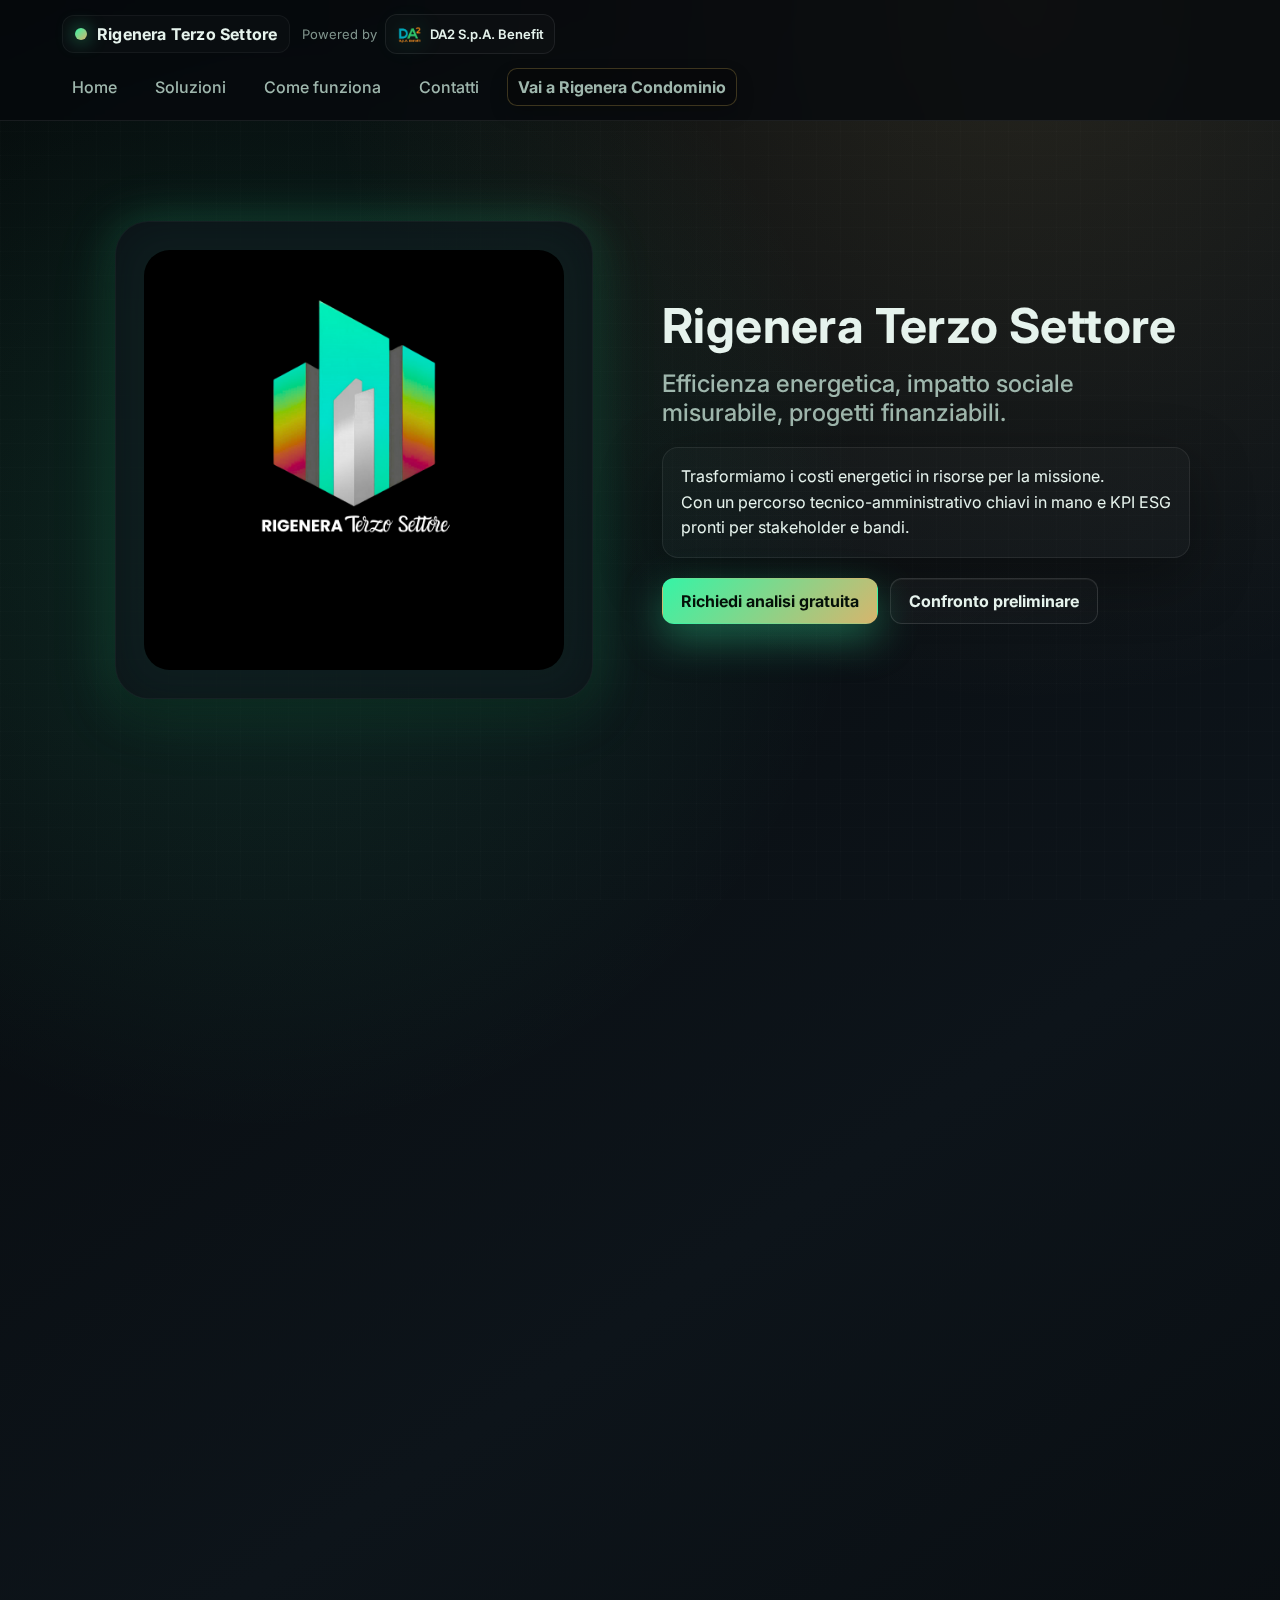
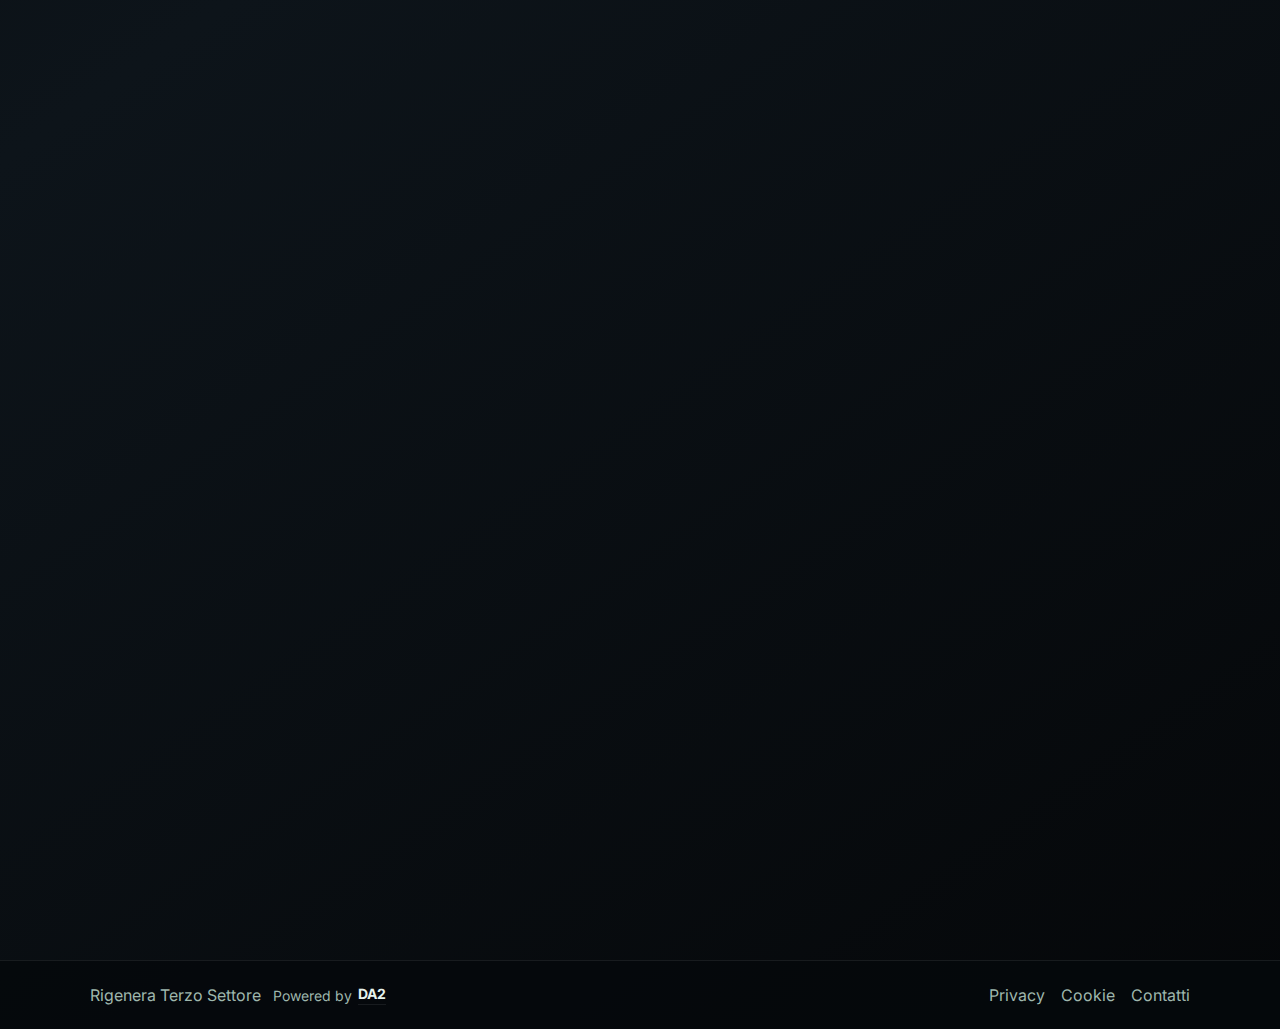
<file: index.html>
<!DOCTYPE html>
<html lang="it">
<head>
  <meta charset="UTF-8">
  <meta name="viewport" content="width=device-width, initial-scale=1, viewport-fit=cover">
  <title>Rigenera Terzo Settore</title>
  <meta name="description" content="Percorso tecnico, normativo e finanziario per Enti del Terzo Settore. Governance, sostenibilità economica e conformità, con un impianto documentale solido e verificabile.">
  <link rel="canonical" href="https://www.rigeneraterzosettore.it/">
  <meta property="og:type" content="website">
  <meta property="og:title" content="Rigenera Terzo Settore">
  <meta property="og:description" content="Percorso tecnico, normativo e finanziario per Enti del Terzo Settore. Governance, sostenibilità economica e conformità, con un impianto documentale solido e verificabile.">
  <meta property="og:url" content="https://www.rigeneraterzosettore.it/">
  <meta property="og:site_name" content="Rigenera Terzo Settore">
  <meta property="og:image" content="https://www.rigeneraterzosettore.it/IMG/og-rts-1200x630.png">
  <meta property="og:image:width" content="1200">
  <meta property="og:image:height" content="630">
  <meta name="twitter:card" content="summary_large_image">
  <meta name="twitter:title" content="Rigenera Terzo Settore">
  <meta name="twitter:description" content="Percorso tecnico, normativo e finanziario per Enti del Terzo Settore. Governance, sostenibilità economica e conformità, con un impianto documentale solido e verificabile.">
  <meta name="twitter:image" content="https://www.rigeneraterzosettore.it/IMG/og-rts-1200x630.png">
  <link rel="icon" href="assets/favicon.svg" type="image/svg+xml">
  <link rel="icon" href="assets/favicon.svg">
  <link rel="stylesheet" href="/assets/styles.css">
</head>
<body>
  <a class="skip-link" href="#main">Salta al contenuto principale</a>
  <header>
    <nav class="navbar" aria-label="Principale">
      <div class="brand">
        <a class="brand-home" href="index.html" aria-label="Vai alla home">
          <span class="brand-mark" aria-hidden="true"></span>
          <span class="brand-name">Rigenera Terzo Settore</span>
        </a>
        <div class="brand-powered">
          <span class="powered-label">Powered by</span>
          <a class="da2-link" href="#" target="_blank" rel="noopener" aria-label="Visita il sito di DA2">
            <img src="img/da2-logo.png" alt="Logo DA2" class="da2-logo">
            <span class="da2-meta">DA2 S.p.A. Benefit</span>
          </a>
        </div>
      </div>
      <div class="nav-links">
        <a href="index.html" aria-label="Home">Home</a>
        <a href="soluzioni.html" aria-label="Soluzioni">Soluzioni</a>
        <a href="come-funziona.html" aria-label="Come funziona">Come funziona</a>
        <a href="contatti.html" aria-label="Contatti">Contatti</a>
        <a class="btn-external" href="https://www.rigeneracondominio.it/" target="_blank" rel="noopener" aria-label="Vai a Rigenera Condominio">Vai a Rigenera Condominio</a>
      </div>
    </nav>
  </header>

  <main id="main">
    <section class="hero">
      <div class="hero-content">
        <div class="logo-wrapper reveal">
          <img src="img/RIGENERA%20TERZO%20SETTORE.png" alt="Logo Rigenera Terzo Settore" class="hero-logo">
        </div>
        <div class="hero-text">
          <h1 class="reveal">Rigenera Terzo Settore</h1>
          <h2 class="reveal">Efficienza energetica, impatto sociale misurabile, progetti finanziabili.</h2>
          <div class="claim reveal">
            Trasformiamo i costi energetici in risorse per la missione.<br>
            Con un percorso tecnico-amministrativo chiavi in mano e KPI ESG pronti per stakeholder e bandi.
          </div>
          <div class="hero-actions reveal">
            <a class="btn btn-primary" href="contatti.html" aria-label="Richiedi analisi gratuita">Richiedi analisi gratuita</a>
            <a class="btn btn-secondary" href="contatti.html#call" aria-label="Confronto preliminare">Confronto preliminare</a>
          </div>
        </div>
      </div>
    </section>

    <section class="section" id="per-chi">
      <div class="container">
        <h3 class="reveal">Per chi è</h3>
        <p class="section-lead reveal">Percorsi su misura per le organizzazioni del terzo settore che vogliono liberare risorse e dare prova di impatto.</p>
        <div class="cards">
          <div class="card reveal">
            <strong>ETS / Associazioni / APS</strong>
            <span>sedi operative, centri, spazi polifunzionali</span>
          </div>
          <div class="card reveal">
            <strong>ODV / Cooperative sociali</strong>
            <span>strutture energivore e servizi continuativi</span>
          </div>
          <div class="card reveal">
            <strong>Fondazioni / Enti religiosi</strong>
            <span>progetti con impatto e rendicontazione</span>
          </div>
        </div>
      </div>
    </section>

    <section class="section" id="cosa-ottieni">
      <div class="container">
        <h3 class="reveal">Cosa ottieni</h3>
        <p class="section-lead reveal">Strumenti concreti per decisioni rapide, accesso a finanziamenti e rendicontazione ESG credibile.</p>
        <ul class="bullets">
          <li class="reveal"><span class="bullet-icon" aria-hidden="true"></span>Riduzione costi e rischio operativo</li>
          <li class="reveal"><span class="bullet-icon" aria-hidden="true"></span>Piano interventi prioritizzato (quick wins + medio periodo)</li>
          <li class="reveal"><span class="bullet-icon" aria-hidden="true"></span>Documentazione pronta per bandi e rendicontazione</li>
          <li class="reveal"><span class="bullet-icon" aria-hidden="true"></span>KPI ESG/Impatto pronti (energia, CO₂, benefici indiretti)</li>
        </ul>
        <div class="cta-banner reveal">
          <div>
            <strong>Pronti a partire?</strong><br>
            Condividi i tuoi consumi e individuiamo insieme il percorso più sostenibile per la tua missione.
          </div>
          <div class="cta-banner-actions">
            <a class="btn btn-primary" href="contatti.html" aria-label="Vai ai contatti">Parliamone ora</a>
            <a class="btn btn-secondary" href="come-funziona.html" aria-label="Scopri come funziona">Scopri come funziona</a>
          </div>
        </div>
      </div>
    </section>

    <section class="section" id="metodo-governance">
      <div class="container">
        <h3 class="reveal">Metodo e governance</h3>
        <p class="section-lead reveal">Decisioni tracciabili, documentazione ordinata, misurazione dei risultati.</p>
        <div class="cards">
          <div class="card reveal" data-reveal-delay="80">
            <strong>Percorso tecnico-amministrativo</strong>
            <span>Raccolta dati, pre-check, roadmap e gestione documentale con responsabilità definite.</span>
          </div>
          <div class="card reveal" data-reveal-delay="120">
            <strong>Compliance e trasparenza</strong>
            <span>Tracciabilità delle scelte e dei documenti, in ottica stakeholder e rendicontazione.</span>
          </div>
          <div class="card reveal" data-reveal-delay="160">
            <strong>Misurazione KPI</strong>
            <span>Indicatori energetici e ambientali (es. consumi, CO₂ evitata) impostati per reportistica.</span>
          </div>
          <div class="card reveal" data-reveal-delay="200">
            <strong>Ecosistema</strong>
            <span>Integrazione con partner e filiera (quando utile), mantenendo chiarezza di ruoli e perimetri.</span>
          </div>
        </div>
      </div>
    </section>
  </main>

  <footer class="footer">
    <div class="container">
      <div class="footer-meta">
        <span>Rigenera Terzo Settore</span>
        <span class="powered-by">Powered by <a class="powered-by-link" href="#" title="Sito in pubblicazione" aria-label="Powered by DA2 - sito in pubblicazione">DA2</a></span>
      </div>
      <div class="footer-nav" aria-label="Link footer">
        <a href="#" aria-label="Privacy">Privacy</a>
        <a href="#" aria-label="Cookie">Cookie</a>
        <a href="contatti.html" aria-label="Contatti">Contatti</a>
      </div>
    </div>
  </footer>

  <script src="/assets/app.js"></script>
</body>
</html>
</file>
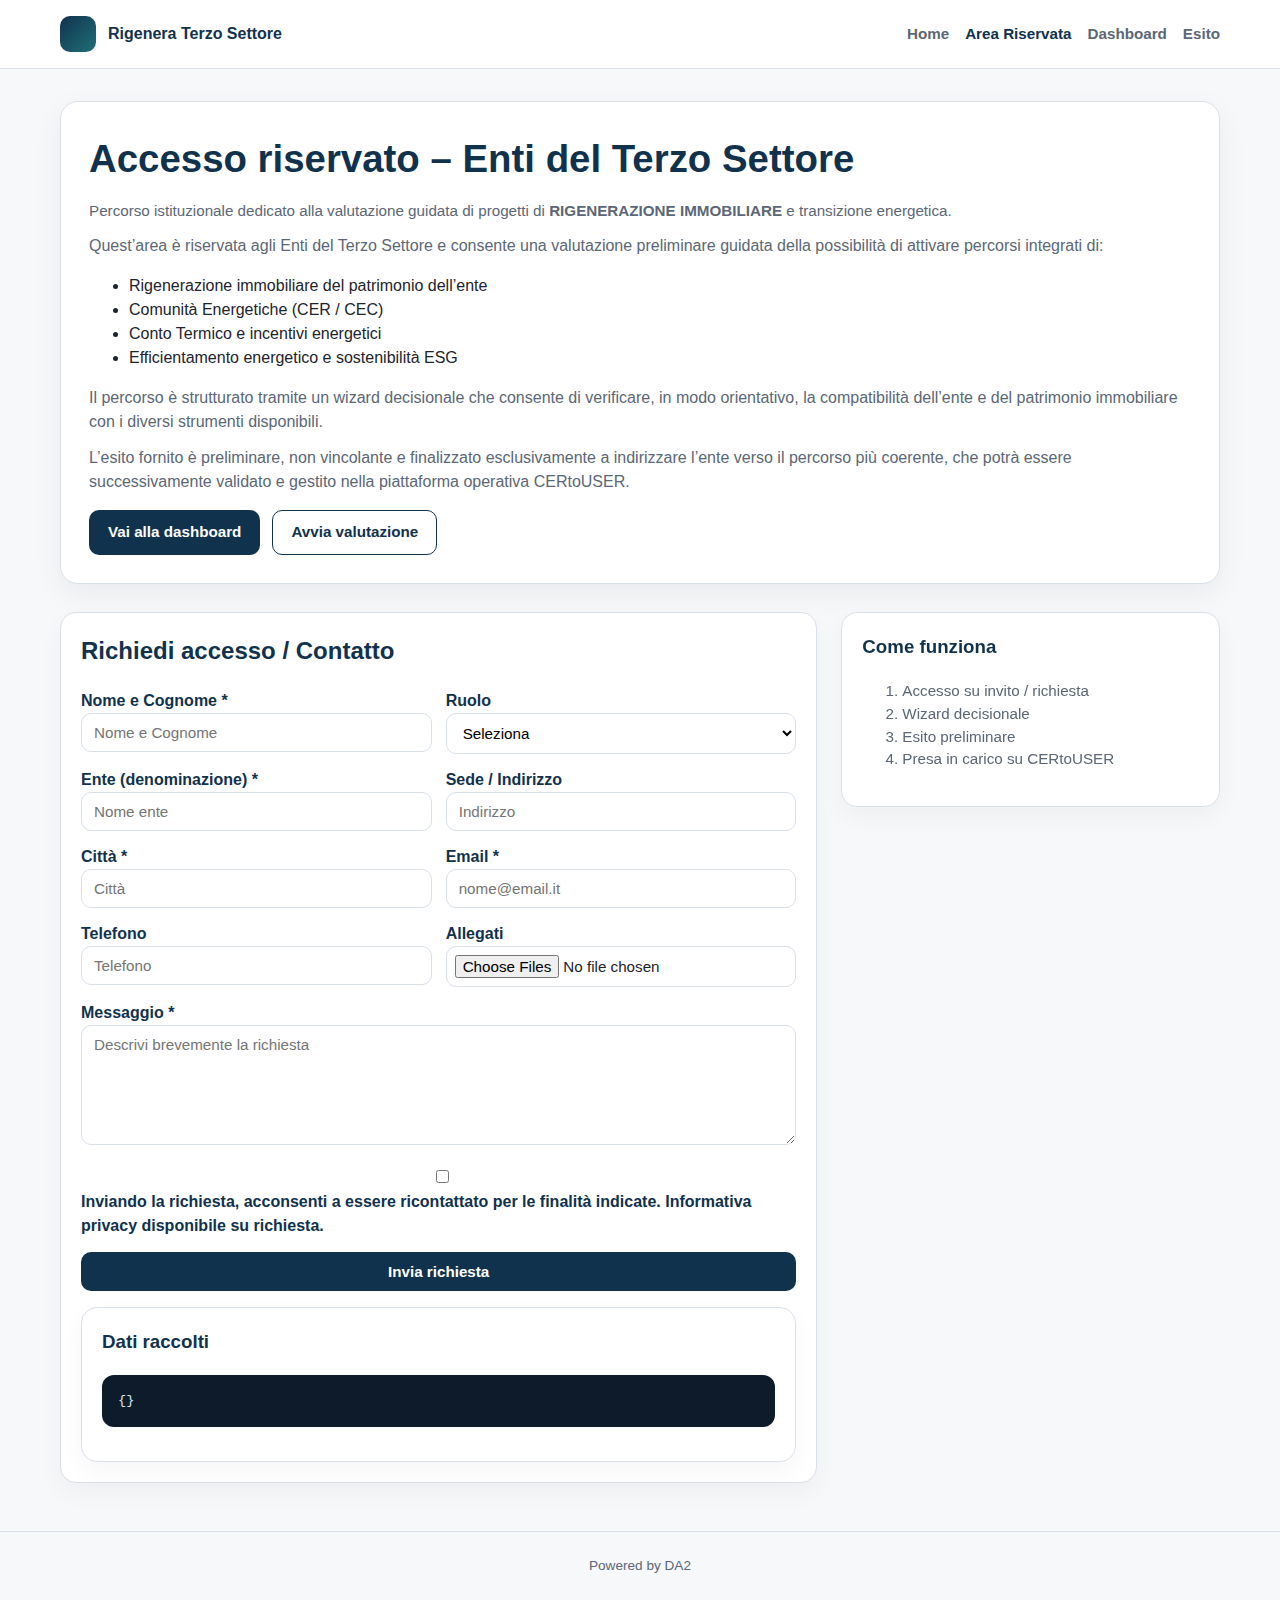
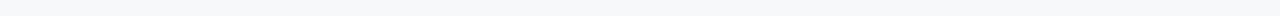
<file: area-riservata/index.html>
<!DOCTYPE html>
<html lang="it">
<head>
  <meta charset="UTF-8">
  <meta name="viewport" content="width=device-width, initial-scale=1">
  <title>Area Riservata • Terzo Settore</title>
  <link rel="icon" href="/assets/favicon.svg" type="image/svg+xml">
  <link rel="stylesheet" href="/area-riservata/assets/app.css">
</head>
<body>
  <header class="site-header">
    <div class="header-inner">
      <div class="brand">
        <span class="brand-badge" aria-hidden="true"></span>
        <span>Rigenera Terzo Settore</span>
      </div>
      <nav class="nav">
        <a href="/">Home</a>
        <a class="active" href="/area-riservata/">Area Riservata</a>
        <a href="/area-riservata/dashboard">Dashboard</a>
        <a href="/area-riservata/esito">Esito</a>
      </nav>
    </div>
  </header>

  <main>
    <section class="hero">
      <h1>Accesso riservato – Enti del Terzo Settore</h1>
      <p class="muted">Percorso istituzionale dedicato alla valutazione guidata di progetti di <strong>RIGENERAZIONE IMMOBILIARE</strong> e transizione energetica.</p>
      <p>Quest’area è riservata agli Enti del Terzo Settore e consente una valutazione preliminare guidata della possibilità di attivare percorsi integrati di:</p>
      <ul>
        <li>Rigenerazione immobiliare del patrimonio dell’ente</li>
        <li>Comunità Energetiche (CER / CEC)</li>
        <li>Conto Termico e incentivi energetici</li>
        <li>Efficientamento energetico e sostenibilità ESG</li>
      </ul>
      <p>
        Il percorso è strutturato tramite un wizard decisionale che consente di verificare, in modo orientativo, la compatibilità dell’ente e del patrimonio immobiliare con i diversi strumenti disponibili.
      </p>
      <p>
        L’esito fornito è preliminare, non vincolante e finalizzato esclusivamente a indirizzare l’ente verso il percorso più coerente, che potrà essere successivamente validato e gestito nella piattaforma operativa CERtoUSER.
      </p>
      <div class="button-group">
        <a class="btn btn-primary" href="/area-riservata/dashboard">Vai alla dashboard</a>
        <a class="btn btn-secondary" href="/area-riservata/wizard.html">Avvia valutazione</a>
      </div>
    </section>

    <div class="layout">
      <div>
        <section class="card">
          <h2>Richiedi accesso / Contatto</h2>
          <form data-contact-form>
            <div class="form-grid two">
              <div>
                <label for="nome">Nome e Cognome *</label>
                <input id="nome" name="nome" required type="text" placeholder="Nome e Cognome">
              </div>
              <div>
                <label for="ruolo">Ruolo</label>
                <select id="ruolo" name="ruolo">
                  <option value="">Seleziona</option>
                  <option>Legale rappresentante</option>
                  <option>Presidente</option>
                  <option>Direttore</option>
                  <option>Altro</option>
                </select>
              </div>
            </div>
            <div class="form-grid two">
              <div>
                <label for="ente">Ente (denominazione) *</label>
                <input id="ente" name="ente" required type="text" placeholder="Nome ente">
              </div>
              <div>
                <label for="sede">Sede / Indirizzo</label>
                <input id="sede" name="sede" type="text" placeholder="Indirizzo">
              </div>
            </div>
            <div class="form-grid two">
              <div>
                <label for="citta">Città *</label>
                <input id="citta" name="citta" required type="text" placeholder="Città">
              </div>
              <div>
                <label for="email">Email *</label>
                <input id="email" name="email" required type="email" placeholder="nome@email.it">
              </div>
            </div>
            <div class="form-grid two">
              <div>
                <label for="telefono">Telefono</label>
                <input id="telefono" name="telefono" type="tel" placeholder="Telefono">
              </div>
              <div>
                <label for="allegati">Allegati</label>
                <input id="allegati" name="allegati" type="file" multiple>
              </div>
            </div>
            <div>
              <label for="messaggio">Messaggio *</label>
              <textarea id="messaggio" name="messaggio" required placeholder="Descrivi brevemente la richiesta"></textarea>
            </div>
            <div>
              <label>
                <input type="checkbox" name="privacy" required>
                Inviando la richiesta, acconsenti a essere ricontattato per le finalità indicate. Informativa privacy disponibile su richiesta.
              </label>
            </div>
            <button class="btn btn-primary" type="submit">Invia richiesta</button>
          </form>
          <div class="notice" data-form-notice></div>
          <div class="card" style="margin-top: 16px;">
            <h3>Dati raccolti</h3>
            <pre class="debug" data-form-debug>{}</pre>
          </div>
        </section>
      </div>

      <aside class="sidebar">
        <div class="card">
          <h3>Come funziona</h3>
          <ol class="muted">
            <li>Accesso su invito / richiesta</li>
            <li>Wizard decisionale</li>
            <li>Esito preliminare</li>
            <li>Presa in carico su CERtoUSER</li>
          </ol>
        </div>
      </aside>
    </div>
  </main>

  <footer class="footer">Powered by DA2</footer>
  <script src="/area-riservata/assets/app.js"></script>
</body>
</html>
</file>
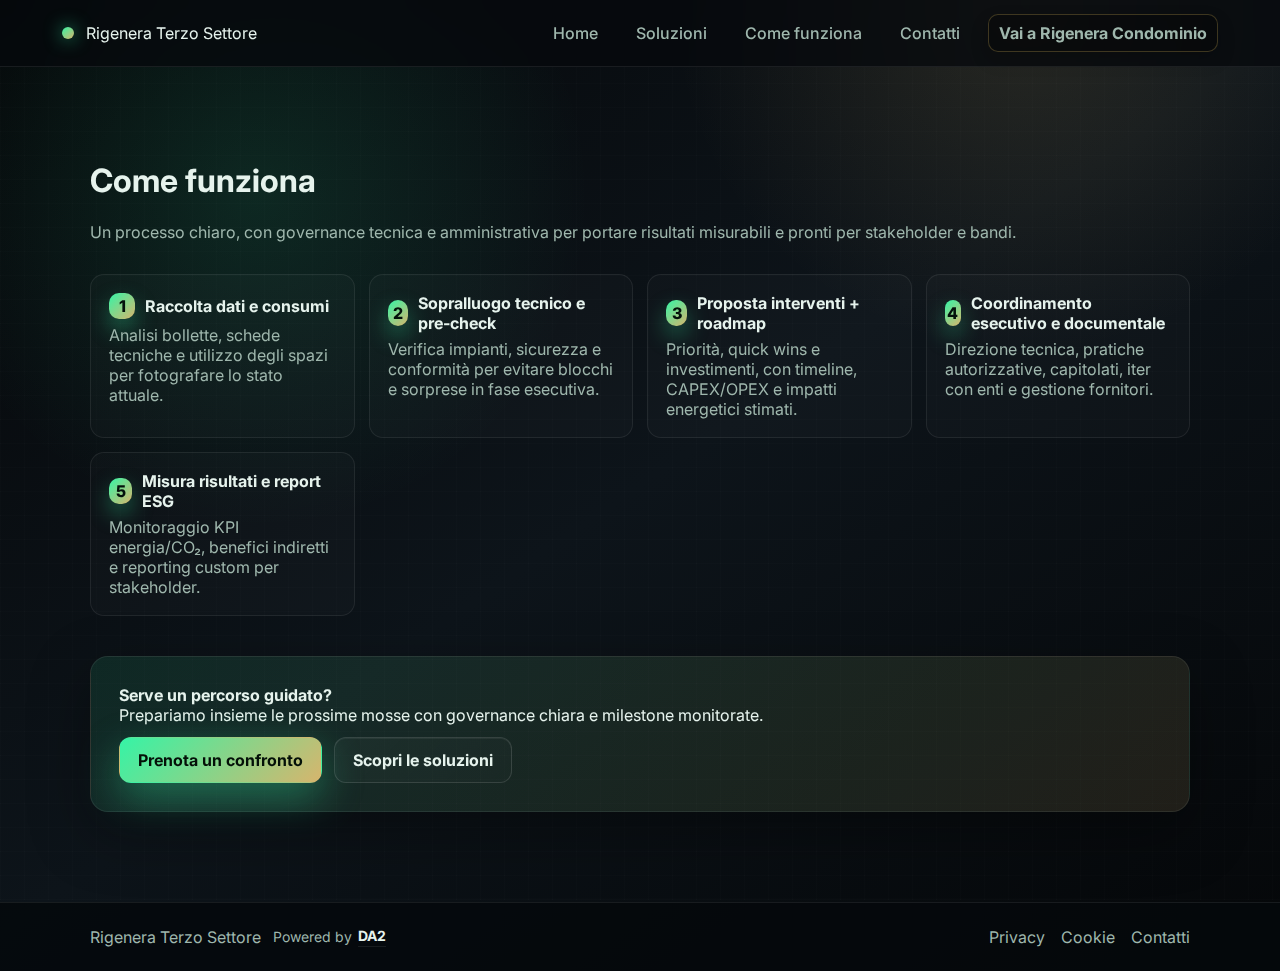
<file: come-funziona.html>
<!DOCTYPE html>
<html lang="it">
<head>
  <meta charset="UTF-8">
  <meta name="viewport" content="width=device-width, initial-scale=1.0">
  <title>Come funziona | Rigenera Terzo Settore</title>
  <link rel="icon" type="image/svg+xml" href="/assets/favicon.svg">
  <link rel="stylesheet" href="/assets/styles.css">
</head>
<body>
  <a class="skip-link" href="#main">Salta al contenuto principale</a>
  <header>
    <nav class="navbar" aria-label="Principale">
      <a class="brand" href="index.html" aria-label="Vai alla home">
        <span class="brand-mark" aria-hidden="true"></span>
        Rigenera Terzo Settore
      </a>
      <div class="nav-links">
        <a href="index.html" aria-label="Home">Home</a>
        <a href="soluzioni.html" aria-label="Soluzioni">Soluzioni</a>
        <a href="come-funziona.html" aria-label="Come funziona">Come funziona</a>
        <a href="contatti.html" aria-label="Contatti">Contatti</a>
        <a class="btn-external" href="https://www.rigeneracondominio.it/" target="_blank" rel="noopener" aria-label="Vai a Rigenera Condominio">Vai a Rigenera Condominio</a>
      </div>
    </nav>
  </header>

  <main id="main">
    <section class="section" style="padding-top: 140px;">
      <div class="container">
        <h1 class="reveal">Come funziona</h1>
        <p class="section-lead reveal">Un processo chiaro, con governance tecnica e amministrativa per portare risultati misurabili e pronti per stakeholder e bandi.</p>
        <div class="steps">
          <div class="step reveal">
            <strong><span class="pill" aria-hidden="true">1</span> Raccolta dati e consumi</strong>
            <p>Analisi bollette, schede tecniche e utilizzo degli spazi per fotografare lo stato attuale.</p>
          </div>
          <div class="step reveal">
            <strong><span class="pill" aria-hidden="true">2</span> Sopralluogo tecnico e pre-check</strong>
            <p>Verifica impianti, sicurezza e conformità per evitare blocchi e sorprese in fase esecutiva.</p>
          </div>
          <div class="step reveal">
            <strong><span class="pill" aria-hidden="true">3</span> Proposta interventi + roadmap</strong>
            <p>Priorità, quick wins e investimenti, con timeline, CAPEX/OPEX e impatti energetici stimati.</p>
          </div>
          <div class="step reveal">
            <strong><span class="pill" aria-hidden="true">4</span> Coordinamento esecutivo e documentale</strong>
            <p>Direzione tecnica, pratiche autorizzative, capitolati, iter con enti e gestione fornitori.</p>
          </div>
          <div class="step reveal">
            <strong><span class="pill" aria-hidden="true">5</span> Misura risultati e report ESG</strong>
            <p>Monitoraggio KPI energia/CO₂, benefici indiretti e reporting custom per stakeholder.</p>
          </div>
        </div>
        <div class="cta-banner reveal" style="margin-top: 40px;">
          <div>
            <strong>Serve un percorso guidato?</strong><br>
            Prepariamo insieme le prossime mosse con governance chiara e milestone monitorate.
          </div>
          <div class="cta-banner-actions">
            <a class="btn btn-primary" href="contatti.html" aria-label="Prenota un confronto">Prenota un confronto</a>
            <a class="btn btn-secondary" href="soluzioni.html" aria-label="Scopri le soluzioni">Scopri le soluzioni</a>
          </div>
        </div>
      </div>
    </section>
  </main>

  <footer class="footer">
    <div class="container">
      <div class="footer-meta">
        <span>Rigenera Terzo Settore</span>
        <span class="powered-by">Powered by <a class="powered-by-link" href="#" title="Sito in pubblicazione" aria-label="Powered by DA2 - sito in pubblicazione">DA2</a></span>
      </div>
      <div class="footer-nav" aria-label="Link footer">
        <a href="#" aria-label="Privacy">Privacy</a>
        <a href="#" aria-label="Cookie">Cookie</a>
        <a href="contatti.html" aria-label="Contatti">Contatti</a>
      </div>
    </div>
  </footer>

  <script src="/assets/app.js"></script>
</body>
</html>
</file>
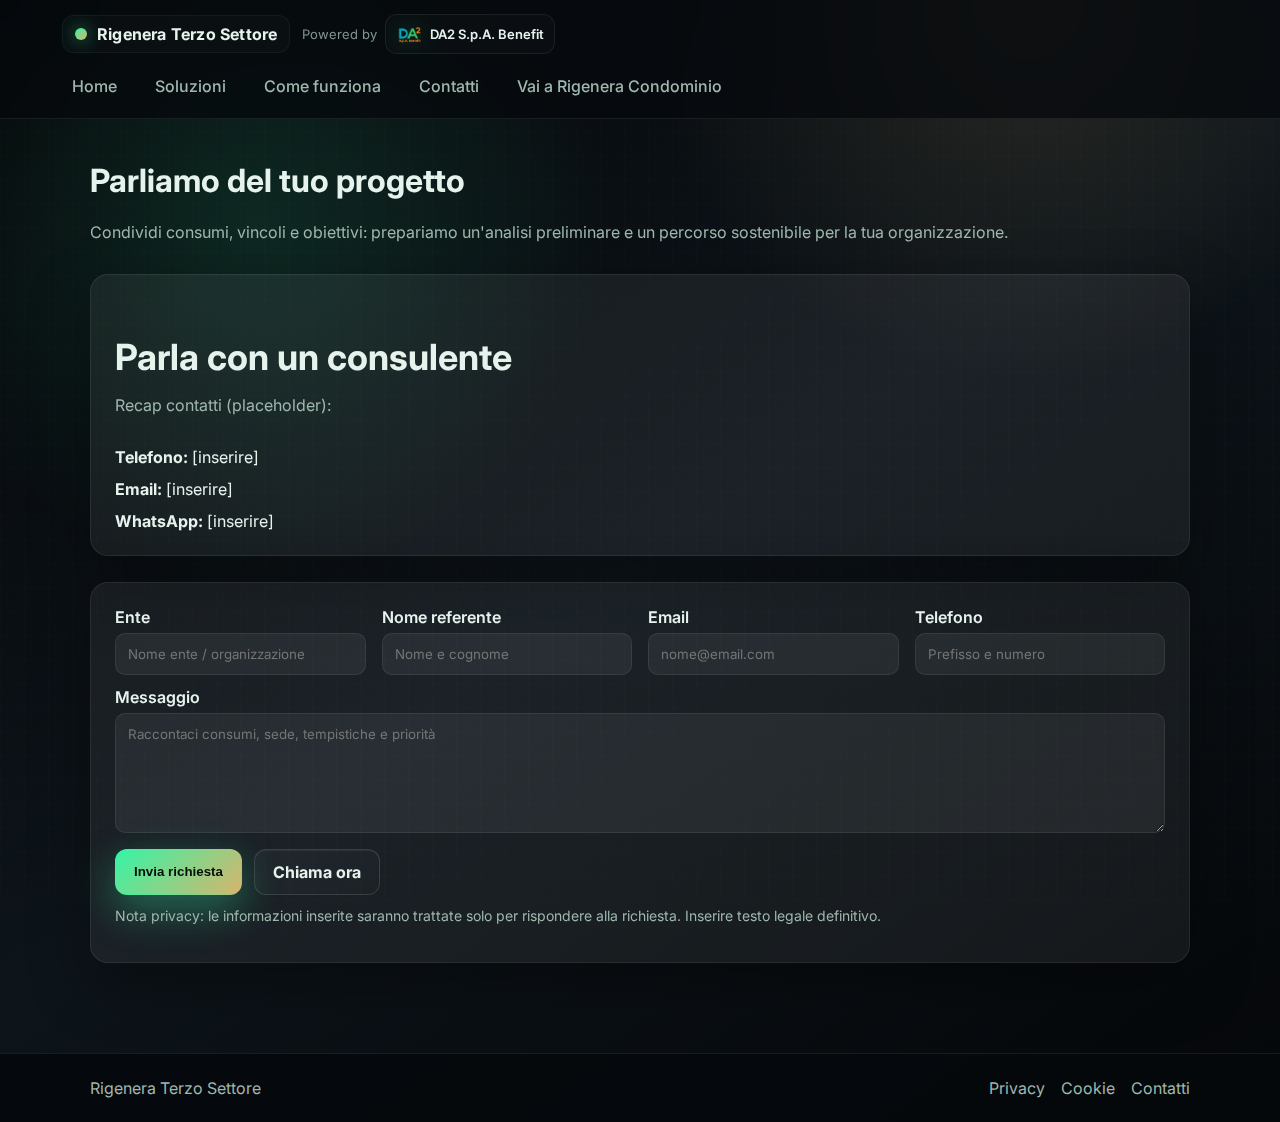
<file: contatti.html>
<!DOCTYPE html>
<html lang="it">
<head>
  <meta charset="UTF-8">
  <meta name="viewport" content="width=device-width, initial-scale=1.0">
  <title>Contatti | Rigenera Terzo Settore</title>
  <link rel="icon" type="image/svg+xml" href="/assets/favicon.svg">
  <link rel="stylesheet" href="/assets/styles.css">
</head>
<body>
  <a class="skip-link" href="#main">Salta al contenuto principale</a>
  <header>
    <nav class="navbar" aria-label="Principale">
      <div class="brand">
        <a class="brand-home" href="index.html" aria-label="Vai alla home">
          <span class="brand-mark" aria-hidden="true"></span>
          <span class="brand-name">Rigenera Terzo Settore</span>
        </a>
        <div class="brand-powered">
          <span class="powered-label">Powered by</span>
          <a class="da2-link" href="#" target="_blank" rel="noopener" aria-label="Visita il sito di DA2">
            <img src="img/da2-logo.png" alt="Logo DA2" class="da2-logo">
            <span class="da2-meta">DA2 S.p.A. Benefit</span>
          </a>
        </div>
      </div>
      <div class="nav-links">
        <a href="index.html" aria-label="Home">Home</a>
        <a href="soluzioni.html" aria-label="Soluzioni">Soluzioni</a>
        <a href="come-funziona.html" aria-label="Come funziona">Come funziona</a>
        <a href="contatti.html" aria-label="Contatti">Contatti</a>
        <a class="nav-cta" href="https://www.rigeneracondominio.it/" target="_blank" rel="noopener" aria-label="Vai a Rigenera Condominio">Vai a Rigenera Condominio</a>
      </div>
    </nav>
  </header>

  <main id="main">
    <section class="section" style="padding-top: 140px;">
      <div class="container">
        <h1 class="reveal">Parliamo del tuo progetto</h1>
        <p class="section-lead reveal">Condividi consumi, vincoli e obiettivi: prepariamo un'analisi preliminare e un percorso sostenibile per la tua organizzazione.</p>

        <div id="call" class="pattern-panel reveal" style="margin-bottom: 26px;">
          <h3>Parla con un consulente</h3>
          <p class="section-lead">Recap contatti (placeholder):</p>
          <div class="bullets">
            <div><strong>Telefono:</strong> [inserire]</div>
            <div><strong>Email:</strong> [inserire]</div>
            <div><strong>WhatsApp:</strong> [inserire]</div>
          </div>
        </div>

        <form class="pattern-panel reveal" aria-label="Richiedi analisi gratuita">
          <div class="form-grid">
            <div class="form-group">
              <label for="ente">Ente</label>
              <input type="text" id="ente" name="ente" placeholder="Nome ente / organizzazione">
            </div>
            <div class="form-group">
              <label for="referente">Nome referente</label>
              <input type="text" id="referente" name="referente" placeholder="Nome e cognome">
            </div>
            <div class="form-group">
              <label for="email">Email</label>
              <input type="email" id="email" name="email" placeholder="nome@email.com">
            </div>
            <div class="form-group">
              <label for="telefono">Telefono</label>
              <input type="tel" id="telefono" name="telefono" placeholder="Prefisso e numero">
            </div>
          </div>
          <div class="form-group" style="margin-top: 12px;">
            <label for="messaggio">Messaggio</label>
            <textarea id="messaggio" name="messaggio" placeholder="Raccontaci consumi, sede, tempistiche e priorità"></textarea>
          </div>
          <div class="hero-actions" style="margin-top: 16px;">
            <button type="submit" class="btn btn-primary" aria-label="Invia richiesta">Invia richiesta</button>
            <a class="btn btn-secondary" href="#call" aria-label="Chiama un consulente">Chiama ora</a>
          </div>
          <p class="privacy-note">Nota privacy: le informazioni inserite saranno trattate solo per rispondere alla richiesta. Inserire testo legale definitivo.</p>
        </form>
      </div>
    </section>
  </main>

  <footer class="footer">
    <div class="container">
      <span>Rigenera Terzo Settore</span>
      <div class="footer-nav" aria-label="Link footer">
        <a href="#" aria-label="Privacy">Privacy</a>
        <a href="#" aria-label="Cookie">Cookie</a>
        <a href="contatti.html" aria-label="Contatti">Contatti</a>
      </div>
    </div>
  </footer>

  <script src="/assets/app.js"></script>
</body>
</html>
</file>
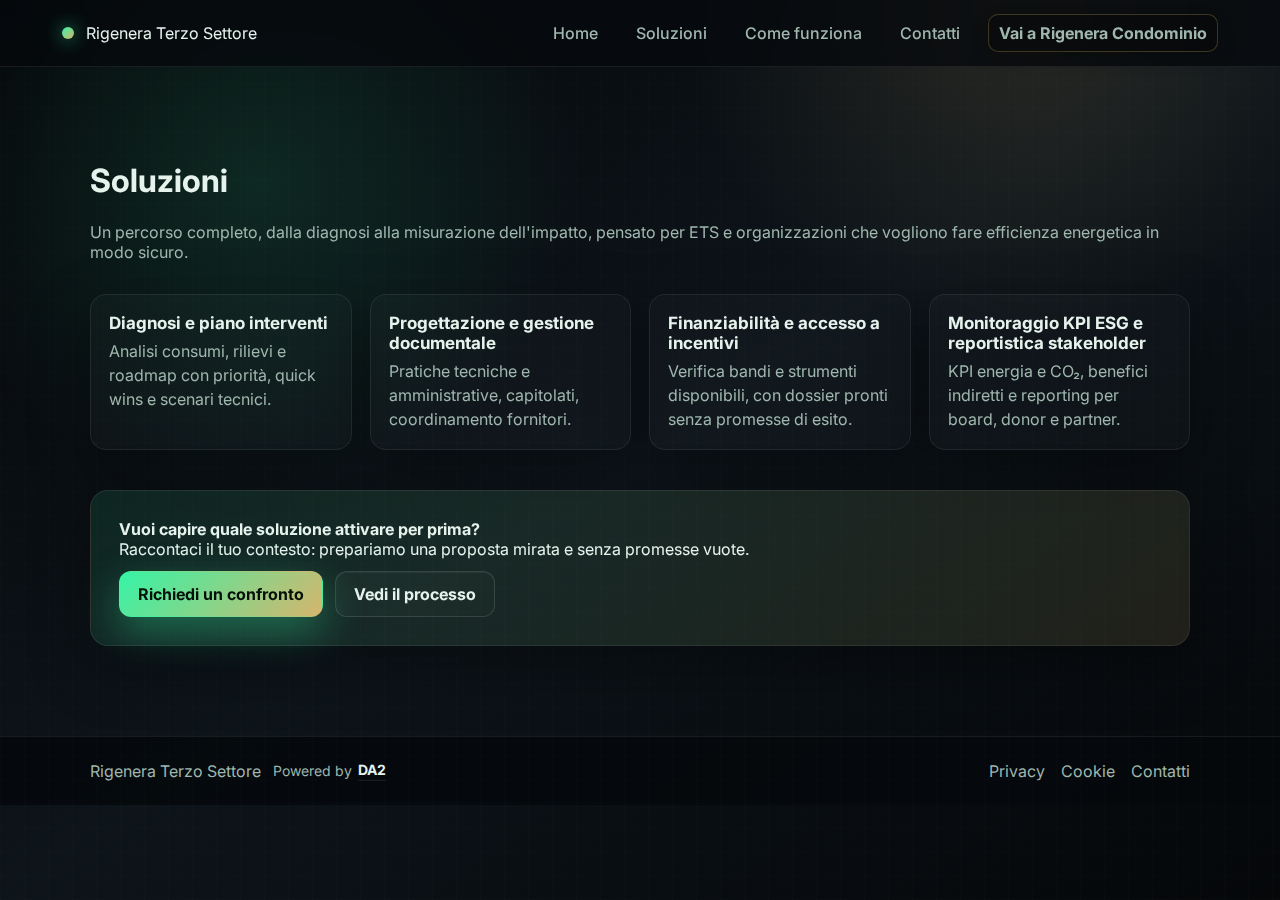
<file: soluzioni.html>
<!DOCTYPE html>
<html lang="it">
<head>
  <meta charset="UTF-8">
  <meta name="viewport" content="width=device-width, initial-scale=1.0">
  <title>Soluzioni | Rigenera Terzo Settore</title>
  <link rel="icon" type="image/svg+xml" href="/assets/favicon.svg">
  <link rel="stylesheet" href="/assets/styles.css">
</head>
<body>
  <a class="skip-link" href="#main">Salta al contenuto principale</a>
  <header>
    <nav class="navbar" aria-label="Principale">
      <a class="brand" href="index.html" aria-label="Vai alla home">
        <span class="brand-mark" aria-hidden="true"></span>
        Rigenera Terzo Settore
      </a>
      <div class="nav-links">
        <a href="index.html" aria-label="Home">Home</a>
        <a href="soluzioni.html" aria-label="Soluzioni">Soluzioni</a>
        <a href="come-funziona.html" aria-label="Come funziona">Come funziona</a>
        <a href="contatti.html" aria-label="Contatti">Contatti</a>
        <a class="btn-external" href="https://www.rigeneracondominio.it/" target="_blank" rel="noopener" aria-label="Vai a Rigenera Condominio">Vai a Rigenera Condominio</a>
      </div>
    </nav>
  </header>

  <main id="main">
    <section class="section" style="padding-top: 140px;">
      <div class="container">
        <h1 class="reveal">Soluzioni</h1>
        <p class="section-lead reveal">Un percorso completo, dalla diagnosi alla misurazione dell'impatto, pensato per ETS e organizzazioni che vogliono fare efficienza energetica in modo sicuro.</p>
        <div class="cards">
          <div class="card reveal">
            <strong>Diagnosi e piano interventi</strong>
            <span>Analisi consumi, rilievi e roadmap con priorità, quick wins e scenari tecnici.</span>
          </div>
          <div class="card reveal">
            <strong>Progettazione e gestione documentale</strong>
            <span>Pratiche tecniche e amministrative, capitolati, coordinamento fornitori.</span>
          </div>
          <div class="card reveal">
            <strong>Finanziabilità e accesso a incentivi</strong>
            <span>Verifica bandi e strumenti disponibili, con dossier pronti senza promesse di esito.</span>
          </div>
          <div class="card reveal">
            <strong>Monitoraggio KPI ESG e reportistica stakeholder</strong>
            <span>KPI energia e CO₂, benefici indiretti e reporting per board, donor e partner.</span>
          </div>
        </div>
        <div class="cta-banner reveal" style="margin-top: 40px;">
          <div>
            <strong>Vuoi capire quale soluzione attivare per prima?</strong><br>
            Raccontaci il tuo contesto: prepariamo una proposta mirata e senza promesse vuote.
          </div>
          <div class="cta-banner-actions">
            <a class="btn btn-primary" href="contatti.html" aria-label="Richiedi un confronto">Richiedi un confronto</a>
            <a class="btn btn-secondary" href="come-funziona.html" aria-label="Vedi il processo">Vedi il processo</a>
          </div>
        </div>
      </div>
    </section>
  </main>

  <footer class="footer">
    <div class="container">
      <div class="footer-meta">
        <span>Rigenera Terzo Settore</span>
        <span class="powered-by">Powered by <a class="powered-by-link" href="#" title="Sito in pubblicazione" aria-label="Powered by DA2 - sito in pubblicazione">DA2</a></span>
      </div>
      <div class="footer-nav" aria-label="Link footer">
        <a href="#" aria-label="Privacy">Privacy</a>
        <a href="#" aria-label="Cookie">Cookie</a>
        <a href="contatti.html" aria-label="Contatti">Contatti</a>
      </div>
    </div>
  </footer>

  <script src="/assets/app.js"></script>
</body>
</html>
</file>
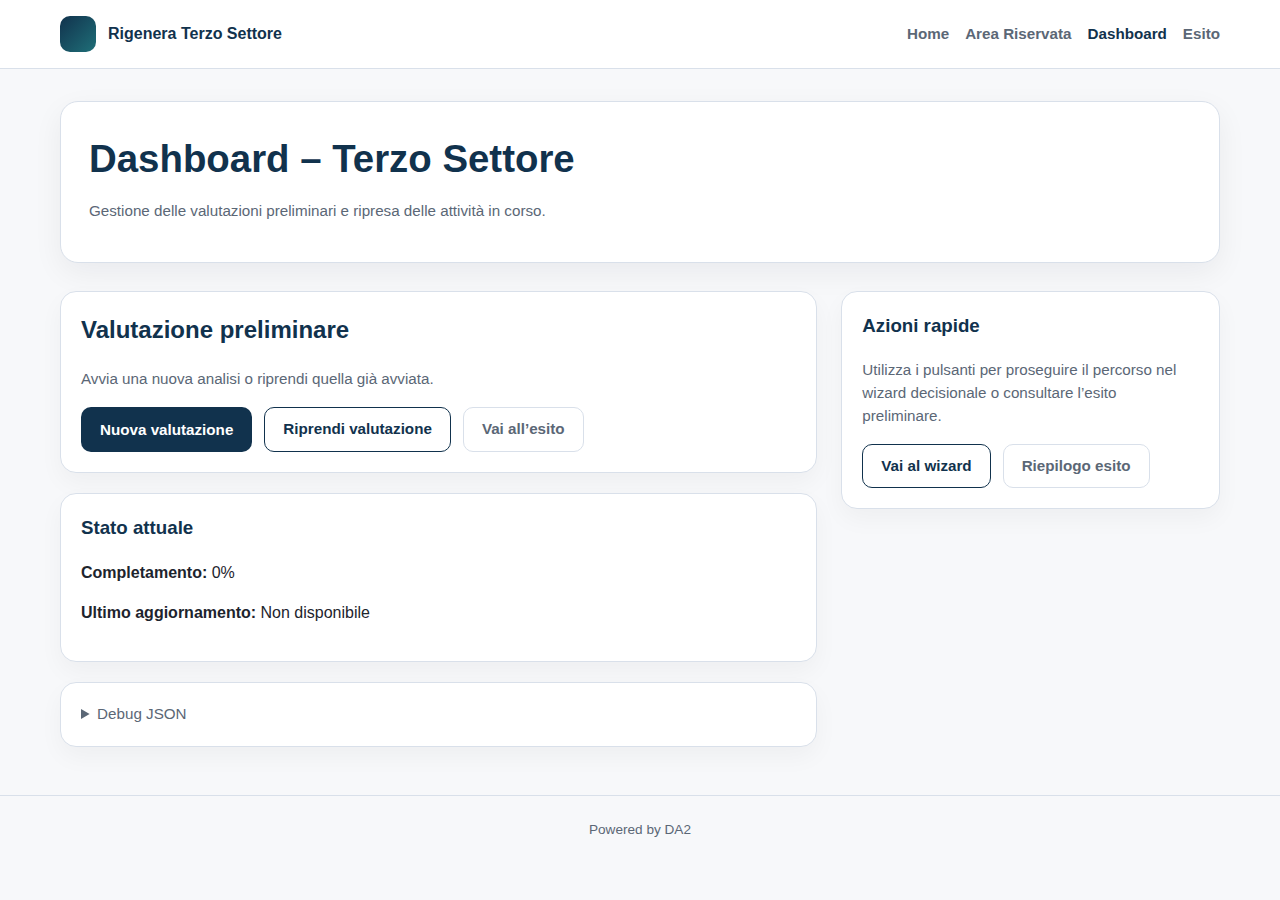
<file: area-riservata/dashboard.html>
<!DOCTYPE html>
<html lang="it">
<head>
  <meta charset="UTF-8">
  <meta name="viewport" content="width=device-width, initial-scale=1">
  <title>Dashboard – Terzo Settore</title>
  <link rel="icon" href="/assets/favicon.svg" type="image/svg+xml">
  <link rel="stylesheet" href="/area-riservata/assets/app.css">
</head>
<body>
  <header class="site-header">
    <div class="header-inner">
      <div class="brand">
        <span class="brand-badge" aria-hidden="true"></span>
        <span>Rigenera Terzo Settore</span>
      </div>
      <nav class="nav">
        <a href="/">Home</a>
        <a href="/area-riservata/">Area Riservata</a>
        <a class="active" href="/area-riservata/dashboard">Dashboard</a>
        <a href="/area-riservata/esito">Esito</a>
      </nav>
    </div>
  </header>

  <main data-page="dashboard">
    <section class="hero">
      <h1>Dashboard – Terzo Settore</h1>
      <p class="muted">Gestione delle valutazioni preliminari e ripresa delle attività in corso.</p>
    </section>

    <div class="layout">
      <div>
        <section class="card">
          <h2>Valutazione preliminare</h2>
          <p class="muted">Avvia una nuova analisi o riprendi quella già avviata.</p>
          <div class="button-group">
            <button class="btn btn-primary" data-action="new-eval">Nuova valutazione</button>
            <a class="btn btn-secondary" href="/area-riservata/wizard.html">Riprendi valutazione</a>
            <a class="btn btn-ghost" href="/area-riservata/esito">Vai all’esito</a>
          </div>
        </section>

        <section class="card">
          <h3>Stato attuale</h3>
          <p><strong>Completamento:</strong> <span data-completion>0%</span></p>
          <p><strong>Ultimo aggiornamento:</strong> <span data-updated>Non disponibile</span></p>
        </section>

        <section class="card">
          <details>
            <summary class="muted">Debug JSON</summary>
            <pre class="debug" data-dashboard-debug>{}</pre>
          </details>
        </section>
      </div>

      <aside class="sidebar">
        <div class="card">
          <h3>Azioni rapide</h3>
          <p class="muted">Utilizza i pulsanti per proseguire il percorso nel wizard decisionale o consultare l’esito preliminare.</p>
          <div class="button-group">
            <a class="btn btn-secondary" href="/area-riservata/wizard.html">Vai al wizard</a>
            <a class="btn btn-ghost" href="/area-riservata/esito">Riepilogo esito</a>
          </div>
        </div>
      </aside>
    </div>
  </main>

  <footer class="footer">Powered by DA2</footer>
  <script src="/area-riservata/assets/app.js"></script>
</body>
</html>
</file>
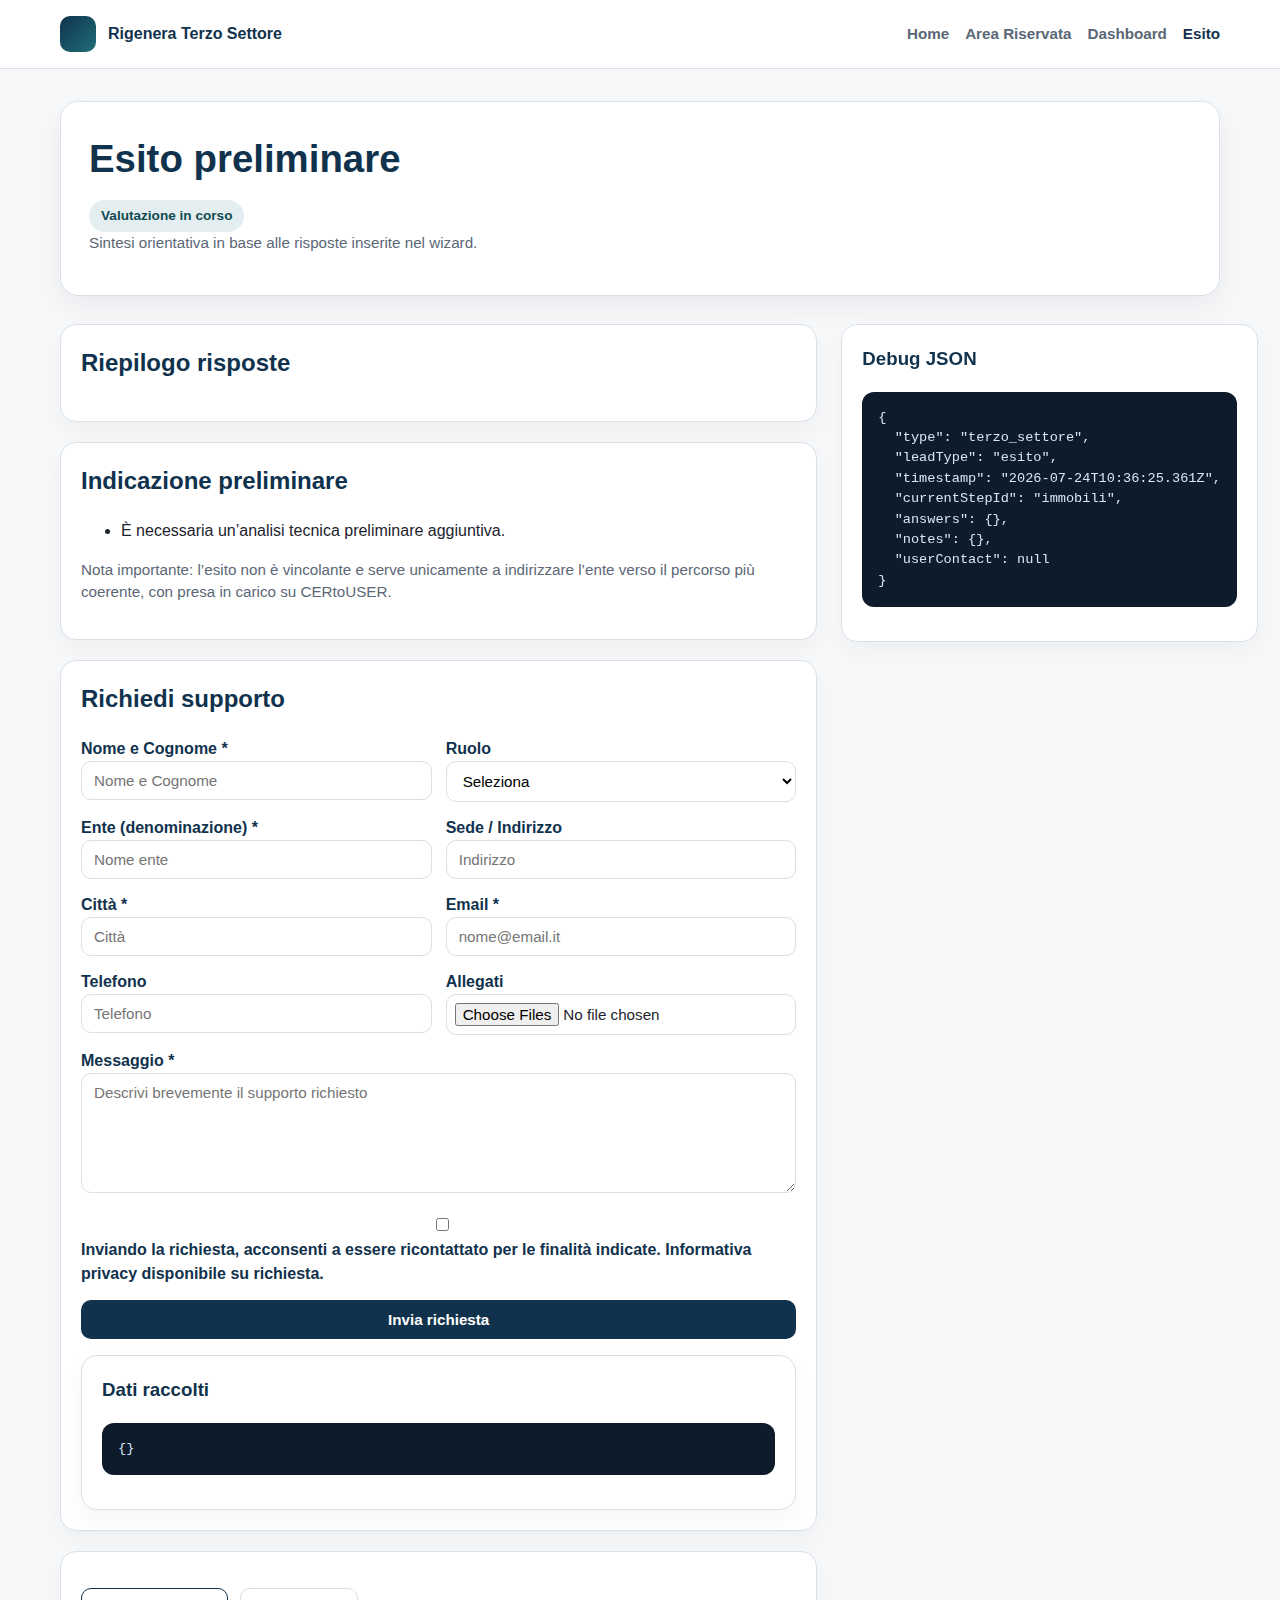
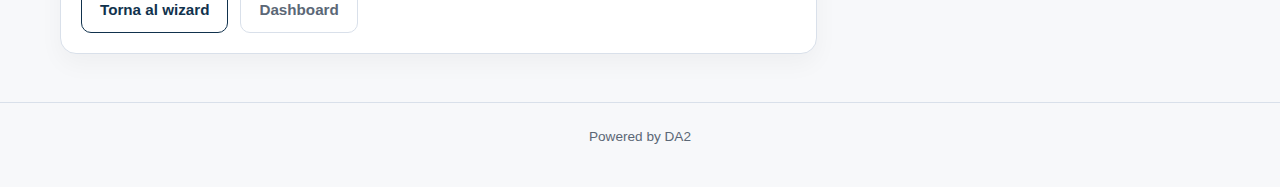
<file: area-riservata/esito.html>
<!DOCTYPE html>
<html lang="it">
<head>
  <meta charset="UTF-8">
  <meta name="viewport" content="width=device-width, initial-scale=1">
  <title>Esito preliminare – Area Riservata</title>
  <link rel="icon" href="/assets/favicon.svg" type="image/svg+xml">
  <link rel="stylesheet" href="/area-riservata/assets/app.css">
</head>
<body>
  <header class="site-header">
    <div class="header-inner">
      <div class="brand">
        <span class="brand-badge" aria-hidden="true"></span>
        <span>Rigenera Terzo Settore</span>
      </div>
      <nav class="nav">
        <a href="/">Home</a>
        <a href="/area-riservata/">Area Riservata</a>
        <a href="/area-riservata/dashboard">Dashboard</a>
        <a class="active" href="/area-riservata/esito">Esito</a>
      </nav>
    </div>
  </header>

  <main data-page="esito">
    <section class="hero">
      <h1>Esito preliminare</h1>
      <span class="badge" data-status-badge>Valutazione in corso</span>
      <p class="muted">Sintesi orientativa in base alle risposte inserite nel wizard.</p>
    </section>

    <div class="layout">
      <div>
        <section class="card">
          <h2>Riepilogo risposte</h2>
          <ul class="response-list" data-response-list></ul>
        </section>

        <section class="card">
          <h2>Indicazione preliminare</h2>
          <ul data-indication-list></ul>
          <p class="muted" style="margin-top: 12px;">
            Nota importante: l’esito non è vincolante e serve unicamente a indirizzare l’ente verso il percorso più coerente, con presa in carico su CERtoUSER.
          </p>
        </section>

        <section class="card">
          <h2>Richiedi supporto</h2>
          <form data-contact-form data-lead-type="esito">
            <div class="form-grid two">
              <div>
                <label for="nome">Nome e Cognome *</label>
                <input id="nome" name="nome" required type="text" placeholder="Nome e Cognome">
              </div>
              <div>
                <label for="ruolo">Ruolo</label>
                <select id="ruolo" name="ruolo">
                  <option value="">Seleziona</option>
                  <option>Legale rappresentante</option>
                  <option>Presidente</option>
                  <option>Direttore</option>
                  <option>Altro</option>
                </select>
              </div>
            </div>
            <div class="form-grid two">
              <div>
                <label for="ente">Ente (denominazione) *</label>
                <input id="ente" name="ente" required type="text" placeholder="Nome ente">
              </div>
              <div>
                <label for="sede">Sede / Indirizzo</label>
                <input id="sede" name="sede" type="text" placeholder="Indirizzo">
              </div>
            </div>
            <div class="form-grid two">
              <div>
                <label for="citta">Città *</label>
                <input id="citta" name="citta" required type="text" placeholder="Città">
              </div>
              <div>
                <label for="email">Email *</label>
                <input id="email" name="email" required type="email" placeholder="nome@email.it">
              </div>
            </div>
            <div class="form-grid two">
              <div>
                <label for="telefono">Telefono</label>
                <input id="telefono" name="telefono" type="tel" placeholder="Telefono">
              </div>
              <div>
                <label for="allegati">Allegati</label>
                <input id="allegati" name="allegati" type="file" multiple>
              </div>
            </div>
            <div>
              <label for="messaggio">Messaggio *</label>
              <textarea id="messaggio" name="messaggio" required placeholder="Descrivi brevemente il supporto richiesto"></textarea>
            </div>
            <div>
              <label>
                <input type="checkbox" name="privacy" required>
                Inviando la richiesta, acconsenti a essere ricontattato per le finalità indicate. Informativa privacy disponibile su richiesta.
              </label>
            </div>
            <button class="btn btn-primary" type="submit">Invia richiesta</button>
          </form>
          <div class="notice" data-form-notice></div>
          <div class="card" style="margin-top: 16px;">
            <h3>Dati raccolti</h3>
            <pre class="debug" data-form-debug>{}</pre>
          </div>
        </section>

        <section class="card">
          <div class="button-group">
            <a class="btn btn-secondary" href="/area-riservata/wizard.html">Torna al wizard</a>
            <a class="btn btn-ghost" href="/area-riservata/dashboard">Dashboard</a>
          </div>
        </section>
      </div>

      <aside class="sidebar">
        <div class="card">
          <h3>Debug JSON</h3>
          <pre class="debug" data-esito-debug>{}</pre>
        </div>
      </aside>
    </div>
  </main>

  <footer class="footer">Powered by DA2</footer>
  <script src="/area-riservata/assets/app.js"></script>
</body>
</html>
</file>
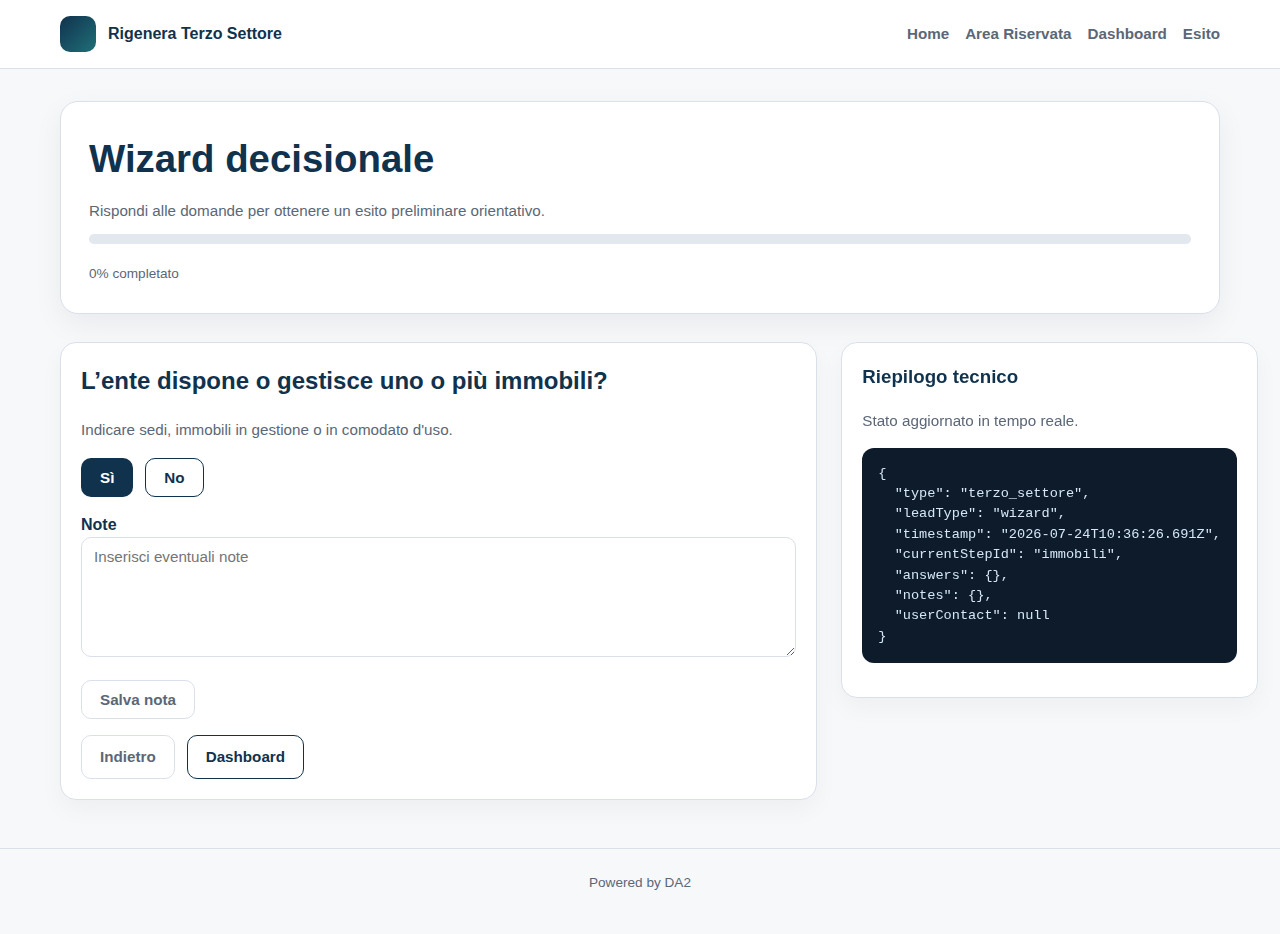
<file: area-riservata/wizard.html>
<!DOCTYPE html>
<html lang="it">
<head>
  <meta charset="UTF-8">
  <meta name="viewport" content="width=device-width, initial-scale=1">
  <title>Wizard – Area Riservata</title>
  <link rel="icon" href="/assets/favicon.svg" type="image/svg+xml">
  <link rel="stylesheet" href="/area-riservata/assets/app.css">
</head>
<body>
  <header class="site-header">
    <div class="header-inner">
      <div class="brand">
        <span class="brand-badge" aria-hidden="true"></span>
        <span>Rigenera Terzo Settore</span>
      </div>
      <nav class="nav">
        <a href="/">Home</a>
        <a href="/area-riservata/">Area Riservata</a>
        <a href="/area-riservata/dashboard">Dashboard</a>
        <a href="/area-riservata/esito">Esito</a>
      </nav>
    </div>
  </header>

  <main data-page="wizard">
    <section class="hero">
      <h1>Wizard decisionale</h1>
      <p class="muted">Rispondi alle domande per ottenere un esito preliminare orientativo.</p>
      <div class="progress">
        <span data-progress></span>
      </div>
      <div class="small" data-progress-label>0% completato</div>
    </section>

    <div class="layout">
      <div>
        <section class="card">
          <h2 data-question>Domanda</h2>
          <p class="muted" data-help></p>
          <div class="button-group">
            <button class="btn btn-primary" data-answer="yes">Sì</button>
            <button class="btn btn-secondary" data-answer="no">No</button>
          </div>
          <div style="margin-top: 16px;">
            <label for="note">Note</label>
            <textarea id="note" data-note-input placeholder="Inserisci eventuali note"></textarea>
            <div class="button-group">
              <button class="btn btn-ghost" type="button" data-note-save>Salva nota</button>
            </div>
          </div>
          <div class="button-group" style="margin-top: 16px;">
            <button class="btn btn-ghost" type="button" data-action="back">Indietro</button>
            <a class="btn btn-secondary" href="/area-riservata/dashboard">Dashboard</a>
          </div>
        </section>
      </div>

      <aside class="sidebar">
        <div class="card">
          <h3>Riepilogo tecnico</h3>
          <p class="muted">Stato aggiornato in tempo reale.</p>
          <pre class="debug" data-summary-json>{}</pre>
        </div>
      </aside>
    </div>
  </main>

  <footer class="footer">Powered by DA2</footer>
  <script src="/area-riservata/assets/app.js"></script>
</body>
</html>
</file>
<file: assets/styles.css>
@import url('https://fonts.googleapis.com/css2?family=Inter:wght@400;500;600;700&display=swap');

:root {
  --bg: #06090c;
  --panel: rgba(255, 255, 255, 0.02);
  --panel-strong: rgba(255, 255, 255, 0.06);
  --text: #e6f3ed;
  --muted: #9fb7ad;
  --accent: #35f4a6;
  --accent-2: #d7b56d;
  --border: rgba(255, 255, 255, 0.08);
  --shadow: 0 20px 60px rgba(0, 0, 0, 0.35);
}

* {
  box-sizing: border-box;
}

html {
  scroll-behavior: smooth;
}

body {
  margin: 0;
  font-family: 'Inter', system-ui, -apple-system, BlinkMacSystemFont, 'Segoe UI', sans-serif;
  background: radial-gradient(circle at 20% 20%, rgba(53, 244, 166, 0.12), transparent 26%),
    radial-gradient(circle at 80% 0%, rgba(215, 181, 109, 0.14), transparent 25%),
    linear-gradient(145deg, #050709 0%, #0d141a 50%, #050709 100%);
  color: var(--text);
  min-height: 100vh;
  position: relative;
  overflow-x: hidden;
}

body::before {
  content: '';
  position: fixed;
  inset: 0;
  background-image: repeating-linear-gradient(90deg, rgba(255, 255, 255, 0.02) 0, rgba(255, 255, 255, 0.02) 1px, transparent 1px, transparent 24px),
    repeating-linear-gradient(0deg, rgba(255, 255, 255, 0.02) 0, rgba(255, 255, 255, 0.02) 1px, transparent 1px, transparent 24px);
  pointer-events: none;
  opacity: 0.7;
  z-index: 0;
}

a {
  color: inherit;
  text-decoration: none;
}

.skip-link {
  position: absolute;
  left: 12px;
  top: -80px;
  padding: 10px 14px;
  background: #0a151c;
  color: var(--text);
  border: 1px solid var(--accent);
  border-radius: 10px;
  z-index: 20;
  transition: top 0.2s ease;
}

.skip-link:focus {
  top: 12px;
  outline: none;
}

header {
  position: fixed;
  top: 0;
  left: 0;
  right: 0;
  backdrop-filter: blur(12px);
  background: rgba(5, 8, 12, 0.75);
  border-bottom: 1px solid var(--border);
  z-index: 10;
}

.navbar {
  display: flex;
  align-items: center;
  justify-content: space-between;
  padding: 14px 22px;
  max-width: 1200px;
  margin: 0 auto;
  gap: 14px;
  flex-wrap: wrap;
}

.brand {
  display: flex;
  align-items: center;
  gap: 12px;
  color: var(--text);
  flex-wrap: wrap;
}

.brand-home {
  display: inline-flex;
  align-items: center;
  gap: 10px;
  font-weight: 700;
  letter-spacing: 0.2px;
  padding: 8px 12px;
  border-radius: 12px;
  background: rgba(255, 255, 255, 0.02);
  border: 1px solid rgba(255, 255, 255, 0.05);
  transition: border-color 0.2s ease, transform 0.2s ease;
}

.brand-home:hover,
.brand-home:focus-visible {
  border-color: rgba(255, 255, 255, 0.16);
  transform: translateY(-1px);
  outline: none;
}

.brand-name {
  color: var(--text);
}

.brand-mark {
  width: 12px;
  height: 12px;
  border-radius: 50%;
  background: linear-gradient(140deg, var(--accent), var(--accent-2));
  box-shadow: 0 0 18px rgba(53, 244, 166, 0.7);
}

.brand-powered {
  display: inline-flex;
  align-items: center;
  gap: 8px;
  font-size: 13px;
  color: var(--muted);
}

.powered-label {
  opacity: 0.8;
}

.da2-link {
  display: inline-flex;
  align-items: center;
  gap: 8px;
  padding: 6px 10px;
  border-radius: 12px;
  border: 1px solid rgba(255, 255, 255, 0.08);
  background: rgba(255, 255, 255, 0.02);
  transition: border-color 0.2s ease, background 0.2s ease, box-shadow 0.2s ease;
}

.da2-link:hover,
.da2-link:focus-visible {
  border-color: rgba(255, 255, 255, 0.16);
  background: rgba(255, 255, 255, 0.04);
  box-shadow: 0 10px 22px rgba(53, 244, 166, 0.18);
  outline: none;
}

.contact-line {
  display: flex;
  gap: 12px;
  align-items: center;
}

.contact-line svg {
  width: 18px;
  height: 18px;
  opacity: 0.78;
}

.contact-line a {
  color: inherit;
  text-decoration: none;
  border-bottom: 1px solid transparent;
  transition: border-bottom-color 0.2s ease, opacity 0.2s ease;
}

.contact-line a:hover,
.contact-line a:focus-visible {
  border-bottom-color: rgba(255, 255, 255, 0.22);
  outline: none;
}

.contact-line:hover svg,
.contact-line:focus-within svg {
  opacity: 0.92;
}

.da2-logo {
  width: 26px;
  height: 26px;
  object-fit: contain;
  filter: drop-shadow(0 0 12px rgba(53, 244, 166, 0.35));
}

.da2-meta {
  font-weight: 600;
  color: var(--text);
  font-size: 13px;
}

.nav-links {
  display: flex;
  align-items: center;
  gap: 18px;
  font-weight: 500;
  flex-wrap: wrap;
}

.nav-links a {
  padding: 8px 10px;
  border-radius: 10px;
  color: var(--muted);
  transition: color 0.2s ease, background 0.2s ease, transform 0.2s ease;
}

.nav-links a:hover,
.nav-links a:focus-visible {
  color: var(--text);
  background: var(--panel);
  outline: none;
  transform: translateY(-1px);
}

.btn-external {
  display: inline-flex;
  align-items: center;
  gap: 8px;
  padding: 10px 16px;
  background: rgba(0, 0, 0, 0.25);
  color: rgba(245, 245, 245, 0.92);
  border-radius: 12px;
  font-weight: 700;
  border: 1px solid rgba(255, 215, 100, 0.22);
  box-shadow: 0 8px 18px rgba(0, 0, 0, 0.18);
  transition: transform 0.2s ease, box-shadow 0.2s ease, background 0.2s ease, border-color 0.2s ease;
}

.btn-external:hover,
.btn-external:focus-visible {
  background: rgba(0, 0, 0, 0.32);
  border-color: rgba(255, 215, 100, 0.32);
  transform: translateY(-1px);
  box-shadow: 0 10px 22px rgba(0, 0, 0, 0.22);
  outline: none;
}

.btn-external:focus-visible {
  outline: 2px solid rgba(255, 215, 100, 0.45);
  outline-offset: 2px;
  box-shadow: 0 0 0 4px rgba(255, 215, 100, 0.12);
}

main {
  position: relative;
  z-index: 1;
}

.hero {
  min-height: 100vh;
  display: grid;
  place-items: center;
  padding: 130px 20px 110px;
}

.hero-content {
  max-width: 1100px;
  display: grid;
  grid-template-columns: repeat(auto-fit, minmax(320px, 1fr));
  gap: 44px;
  align-items: center;
}

.logo-wrapper {
  position: relative;
  justify-self: center;
  display: inline-flex;
  align-items: center;
  justify-content: center;
  padding: 28px;
  border-radius: 34px;
  background: rgba(12, 17, 23, 0.82);
  border: 1px solid rgba(255, 255, 255, 0.04);
  box-shadow: 0 16px 40px rgba(0, 0, 0, 0.45);
  filter: drop-shadow(0 0 22px rgba(53, 244, 166, 0.28));
}

.logo-wrapper::after {
  content: '';
  position: absolute;
  inset: 6% 5%;
  border-radius: 34px;
  background: radial-gradient(circle, rgba(53, 244, 166, 0.18), transparent 60%);
  filter: blur(30px);
  z-index: -1;
  opacity: 0.9;
}

.hero-logo {
  width: min(420px, 80vw);
  animation: float 6s ease-in-out infinite, glow 4s ease-in-out infinite alternate;
  background: rgba(5, 9, 12, 0.35);
  border-radius: 26px;
}

.hero-text h1 {
  font-size: clamp(32px, 4vw, 48px);
  margin: 0 0 14px;
  letter-spacing: 0.4px;
}

.hero-text h2 {
  font-size: clamp(18px, 2.4vw, 24px);
  margin: 0 0 20px;
  color: var(--muted);
  font-weight: 500;
}

.claim {
  background: var(--panel);
  border: 1px solid var(--border);
  padding: 16px 18px;
  border-radius: 16px;
  line-height: 1.6;
  color: var(--text);
  margin-bottom: 20px;
  box-shadow: var(--shadow);
}

.hero-actions {
  display: flex;
  flex-wrap: wrap;
  gap: 12px;
}

.btn {
  display: inline-flex;
  align-items: center;
  justify-content: center;
  gap: 10px;
  padding: 12px 18px;
  border-radius: 12px;
  font-weight: 700;
  border: 1px solid transparent;
  transition: transform 0.2s ease, box-shadow 0.2s ease, background 0.2s ease, border-color 0.2s ease;
}

.btn-primary {
  background: linear-gradient(135deg, var(--accent), var(--accent-2));
  color: #041008;
  box-shadow: 0 15px 40px rgba(53, 244, 166, 0.35);
}

.btn-primary:hover,
.btn-primary:focus-visible {
  transform: translateY(-2px) scale(1.01);
  box-shadow: 0 18px 48px rgba(53, 244, 166, 0.5);
  outline: none;
}

.btn-secondary {
  background: linear-gradient(135deg, rgba(255, 255, 255, 0.03), rgba(255, 255, 255, 0.01));
  color: var(--text);
  border-color: rgba(255, 255, 255, 0.12);
  box-shadow: inset 0 1px 0 rgba(255, 255, 255, 0.06);
}

.btn-secondary:hover,
.btn-secondary:focus-visible {
  transform: translateY(-2px);
  background: rgba(255, 255, 255, 0.06);
  border-color: rgba(255, 255, 255, 0.18);
  outline: none;
}

.section {
  padding: 90px 20px;
}

.section h3 {
  font-size: clamp(26px, 3vw, 36px);
  margin-bottom: 16px;
}

.section p.section-lead {
  color: var(--muted);
  margin-top: 0;
  margin-bottom: 32px;
}

.container {
  max-width: 1100px;
  margin: 0 auto;
}

.cards {
  display: grid;
  grid-template-columns: repeat(auto-fit, minmax(240px, 1fr));
  gap: 18px;
}

.card {
  background: var(--panel);
  border: 1px solid var(--border);
  padding: 18px;
  border-radius: 16px;
  box-shadow: var(--shadow);
  position: relative;
  overflow: hidden;
}

.card::before {
  content: '';
  position: absolute;
  inset: 0;
  background: linear-gradient(135deg, rgba(53, 244, 166, 0.05), transparent);
  opacity: 0;
  transition: opacity 0.3s ease;
}

.card:hover::before,
.card:focus-within::before {
  opacity: 1;
}

.card strong {
  display: block;
  font-size: 17px;
  margin-bottom: 6px;
}

.card span {
  color: var(--muted);
  line-height: 1.5;
}

.bullets {
  display: grid;
  gap: 12px;
  margin: 0;
  padding: 0;
  list-style: none;
}

.bullets li {
  display: flex;
  align-items: flex-start;
  gap: 12px;
  padding: 12px 14px;
  background: var(--panel);
  border: 1px solid var(--border);
  border-radius: 12px;
  box-shadow: var(--shadow);
}

.bullet-icon {
  width: 12px;
  height: 12px;
  margin-top: 4px;
  border-radius: 50%;
  background: radial-gradient(circle at 30% 30%, #ffffff, var(--accent));
  box-shadow: 0 0 12px rgba(53, 244, 166, 0.6);
}

.cta-banner {
  margin-top: 32px;
  padding: 28px;
  background: linear-gradient(135deg, rgba(53, 244, 166, 0.1), rgba(215, 181, 109, 0.12));
  border: 1px solid var(--border);
  border-radius: 18px;
  display: grid;
  gap: 12px;
  align-items: center;
  text-align: left;
  box-shadow: var(--shadow);
}

.cta-banner-actions {
  display: flex;
  gap: 12px;
  flex-wrap: wrap;
}

.footer {
  border-top: 1px solid var(--border);
  padding: 24px 20px;
  background: rgba(5, 8, 12, 0.85);
  color: var(--muted);
}

.footer .container {
  display: flex;
  justify-content: space-between;
  gap: 12px;
  flex-wrap: wrap;
  align-items: center;
}

.footer-meta {
  display: flex;
  align-items: center;
  gap: 12px;
  flex-wrap: wrap;
}

.powered-by {
  display: inline-flex;
  align-items: center;
  gap: 6px;
  font-size: 14px;
  color: var(--muted);
}

.powered-by a {
  color: var(--text);
  font-weight: 700;
  border-bottom: 1px solid var(--border);
  padding-bottom: 2px;
}

.powered-by a:hover,
.powered-by a:focus-visible {
  color: var(--text);
  border-color: rgba(255, 215, 100, 0.45);
  outline: none;
}

.footer-nav {
  display: flex;
  gap: 16px;
}

.footer-nav a {
  color: var(--muted);
}

.footer-nav a:hover,
.footer-nav a:focus-visible {
  color: var(--text);
  outline: none;
}

.pattern-panel {
  background: var(--panel-strong);
  border-radius: 18px;
  border: 1px solid var(--border);
  padding: 24px;
  box-shadow: var(--shadow);
}

.steps {
  display: grid;
  gap: 14px;
  grid-template-columns: repeat(auto-fit, minmax(240px, 1fr));
}

.step {
  padding: 18px;
  border-radius: 14px;
  background: var(--panel);
  border: 1px solid var(--border);
  position: relative;
  overflow: hidden;
}

.step strong {
  display: flex;
  align-items: center;
  gap: 10px;
  margin-bottom: 6px;
}

.step .pill {
  display: inline-flex;
  align-items: center;
  justify-content: center;
  width: 26px;
  height: 26px;
  border-radius: 10px;
  background: linear-gradient(135deg, var(--accent), var(--accent-2));
  color: #03110b;
  font-weight: 800;
  box-shadow: 0 10px 22px rgba(53, 244, 166, 0.35);
}

.step p {
  margin: 0;
  color: var(--muted);
}

.form-grid {
  display: grid;
  grid-template-columns: repeat(auto-fit, minmax(240px, 1fr));
  gap: 16px;
}

.form-group {
  display: grid;
  gap: 6px;
}

.form-group label {
  font-weight: 600;
}

.form-group input,
.form-group textarea {
  width: 100%;
  padding: 12px;
  border-radius: 10px;
  border: 1px solid var(--border);
  background: var(--panel-strong);
  color: var(--text);
  font-family: inherit;
}

.form-group input:focus,
.form-group textarea:focus {
  outline: 2px solid var(--accent);
  border-color: var(--accent);
}

.form-group textarea {
  min-height: 120px;
  resize: vertical;
}

.privacy-note {
  color: var(--muted);
  font-size: 14px;
  margin-top: 12px;
}

.reveal {
  opacity: 0;
  transform: translateY(16px);
  transition: opacity 0.9s ease, transform 0.9s ease;
  transition-delay: var(--reveal-delay, 0s);
}

.reveal.visible {
  opacity: 1;
  transform: translateY(0);
}

@keyframes float {
  0%, 100% {
    transform: translateY(0);
  }
  50% {
    transform: translateY(-14px);
  }
}

@keyframes glow {
  0% {
    filter: drop-shadow(0 0 16px rgba(53, 244, 166, 0.35));
  }
  100% {
    filter: drop-shadow(0 0 28px rgba(215, 181, 109, 0.45));
  }
}

@media (max-width: 720px) {
  .navbar {
    padding: 12px 16px;
  }
  .brand {
    flex-direction: column;
    align-items: flex-start;
  }
  .brand-powered {
    padding-left: 2px;
  }
  .nav-links {
    gap: 12px;
    justify-content: flex-start;
  }
  .hero {
    padding-top: 120px;
  }
  .footer .container {
    flex-direction: column;
    align-items: flex-start;
  }
}
</file>
<file: area-riservata/assets/app.css>
:root {
  color-scheme: light;
  --bg: #f7f8fa;
  --surface: #ffffff;
  --ink: #1d242d;
  --muted: #5b6776;
  --line: #d9e0ea;
  --brand: #11324d;
  --accent: #1f6f78;
  --accent-strong: #0f4a52;
  --warning: #9b6b00;
}

* {
  box-sizing: border-box;
}

body {
  margin: 0;
  font-family: "Segoe UI", "Helvetica Neue", Arial, sans-serif;
  background: var(--bg);
  color: var(--ink);
  line-height: 1.5;
}

a {
  color: inherit;
  text-decoration: none;
}

img {
  max-width: 100%;
  display: block;
}

.site-header {
  background: var(--surface);
  border-bottom: 1px solid var(--line);
  position: sticky;
  top: 0;
  z-index: 10;
}

.header-inner {
  max-width: 1200px;
  margin: 0 auto;
  padding: 16px 20px;
  display: flex;
  align-items: center;
  justify-content: space-between;
  gap: 24px;
}

.brand {
  display: flex;
  align-items: center;
  gap: 12px;
  font-weight: 700;
  color: var(--brand);
}

.brand-badge {
  width: 36px;
  height: 36px;
  border-radius: 10px;
  background: linear-gradient(135deg, var(--brand), var(--accent));
}

.nav {
  display: flex;
  flex-wrap: wrap;
  gap: 16px;
  font-size: 0.95rem;
}

.nav a {
  color: var(--muted);
  font-weight: 600;
}

.nav a.active,
.nav a:hover {
  color: var(--brand);
}

main {
  max-width: 1200px;
  margin: 0 auto;
  padding: 32px 20px 48px;
}

.hero {
  background: var(--surface);
  padding: 28px;
  border-radius: 18px;
  border: 1px solid var(--line);
  box-shadow: 0 10px 30px rgba(15, 25, 35, 0.06);
  margin-bottom: 28px;
}

.hero h1 {
  margin: 0 0 12px;
  font-size: clamp(1.8rem, 3vw, 2.4rem);
  color: var(--brand);
}

.hero p {
  margin: 0 0 12px;
  color: var(--muted);
}

.layout {
  display: grid;
  grid-template-columns: 1fr;
  gap: 24px;
}

.card {
  background: var(--surface);
  border: 1px solid var(--line);
  border-radius: 16px;
  padding: 20px;
  box-shadow: 0 10px 24px rgba(15, 25, 35, 0.04);
}

.card h2,
.card h3 {
  margin-top: 0;
  color: var(--brand);
}

.card + .card {
  margin-top: 20px;
}

.sidebar {
  display: grid;
  gap: 16px;
}

.badge {
  display: inline-flex;
  align-items: center;
  gap: 6px;
  padding: 6px 12px;
  border-radius: 999px;
  font-size: 0.85rem;
  font-weight: 600;
  background: rgba(31, 111, 120, 0.12);
  color: var(--accent-strong);
}

.muted {
  color: var(--muted);
  font-size: 0.95rem;
}

.button-group {
  display: flex;
  flex-wrap: wrap;
  gap: 12px;
  margin-top: 16px;
}

.btn {
  display: inline-flex;
  align-items: center;
  justify-content: center;
  padding: 10px 18px;
  border-radius: 10px;
  border: 1px solid transparent;
  font-weight: 600;
  cursor: pointer;
  transition: 0.2s ease;
  font-size: 0.95rem;
}

.btn-primary {
  background: var(--brand);
  color: #fff;
}

.btn-primary:hover {
  background: #0b2233;
}

.btn-secondary {
  background: #fff;
  color: var(--brand);
  border-color: var(--brand);
}

.btn-secondary:hover {
  background: rgba(17, 50, 77, 0.08);
}

.btn-ghost {
  background: transparent;
  color: var(--muted);
  border-color: var(--line);
}

form {
  display: grid;
  gap: 14px;
}

label {
  font-weight: 600;
  color: var(--brand);
}

input,
select,
textarea {
  width: 100%;
  padding: 10px 12px;
  border-radius: 10px;
  border: 1px solid var(--line);
  font-size: 0.95rem;
  font-family: inherit;
  background: #fff;
}

textarea {
  resize: vertical;
  min-height: 120px;
}

input[type="file"] {
  padding: 8px;
}

.form-grid {
  display: grid;
  gap: 14px;
}

.form-grid.two {
  grid-template-columns: repeat(auto-fit, minmax(220px, 1fr));
}

.notice {
  padding: 12px 16px;
  border-radius: 12px;
  background: rgba(31, 111, 120, 0.12);
  color: var(--accent-strong);
  font-weight: 600;
  display: none;
}

.notice.show {
  display: block;
}

.debug {
  background: #0d1b2a;
  color: #d5e6f7;
  border-radius: 12px;
  padding: 16px;
  font-size: 0.85rem;
  overflow-x: auto;
  max-height: 320px;
}

.progress {
  width: 100%;
  height: 10px;
  background: #e3e7ee;
  border-radius: 999px;
  overflow: hidden;
  margin: 12px 0 20px;
}

.progress span {
  display: block;
  height: 100%;
  background: linear-gradient(90deg, var(--accent), var(--brand));
  width: 0;
  transition: width 0.3s ease;
}

.response-list {
  list-style: none;
  padding: 0;
  margin: 0;
  display: grid;
  gap: 12px;
}

.response-item {
  border: 1px solid var(--line);
  border-radius: 12px;
  padding: 12px 16px;
  background: #fff;
}

.response-item strong {
  display: block;
  color: var(--brand);
}

.small {
  font-size: 0.85rem;
  color: var(--muted);
}

.footer {
  border-top: 1px solid var(--line);
  padding: 24px 20px 40px;
  text-align: center;
  color: var(--muted);
  font-size: 0.85rem;
}

@media (min-width: 900px) {
  .layout {
    grid-template-columns: minmax(0, 2fr) minmax(0, 1fr);
    align-items: start;
  }

  .sidebar {
    position: sticky;
    top: 100px;
  }
}
</file>
